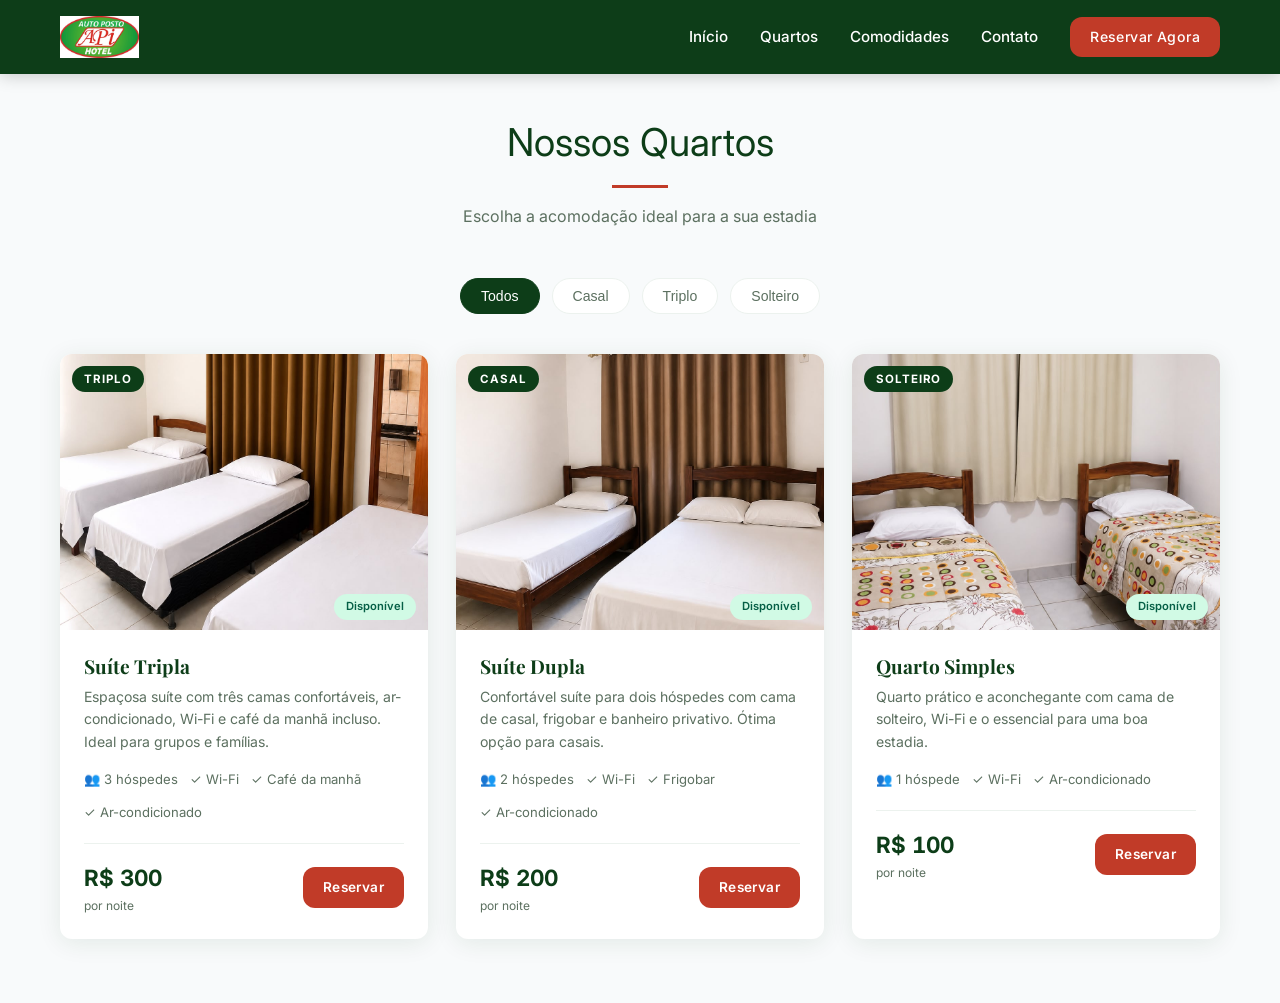
<file: html/quartos-publico.html>
<!DOCTYPE html>
<html lang="pt-BR">
<head>
  <meta charset="UTF-8">
  <meta name="viewport" content="width=device-width, initial-scale=1.0">
  <meta name="description" content="Conheça os quartos do Hotel Auto Posto Itaguari em Itaguari, Goiás — opções para todos os perfis.">
  <title>Quartos — Hotel Auto Posto Itaguari</title>
  <link rel="stylesheet" href="../css/style.css">
</head>
<body>

  <!-- ========== CABEÇALHO ========== -->
  <header class="cabecalho cabecalho-interno" id="cabecalho">
    <div class="container cabecalho-inner">
      <a href="index.html" class="logo"><img src="../assets/imagens/logo-hotel.jpg" alt="Hotel Auto Posto Itaguari"></a>

      <nav class="nav-desktop">
        <a href="index.html">Início</a>
        <a href="quartos-publico.html">Quartos</a>
        <a href="index.html#comodidades">Comodidades</a>
        <a href="index.html#contato">Contato</a>
        <a href="reserva.html" class="btn-primario" style="padding:0.55rem 1.25rem;font-size:0.88rem;">Reservar Agora</a>
      </nav>

      <button class="btn-menu" id="btnMenu" aria-label="Abrir menu" aria-expanded="false">
        <span></span><span></span><span></span>
      </button>
    </div>

    <nav class="nav-mobile" id="navMobile">
      <a href="index.html">Início</a>
      <a href="quartos-publico.html">Quartos</a>
      <a href="index.html#comodidades">Comodidades</a>
      <a href="index.html#contato">Contato</a>
      <a href="reserva.html" style="color:var(--dourado);font-weight:700;">🔑 Reservar Agora</a>
    </nav>
  </header>

  <!-- ========== QUARTOS PÚBLICOS ========== -->
  <section class="pagina-quartos" id="quartos">
    <div class="container">

      <div class="pagina-quartos-header">
        <div class="secao-titulo">Nossos Quartos</div>
        <div class="linha-dourada" style="margin:0.75rem auto 1rem;"></div>
        <p class="secao-subtitulo">Escolha a acomodação ideal para a sua estadia</p>
      </div>

      <!-- FILTROS -->
      <div class="filtros" id="filtros">
        <button class="filtro-btn ativo" data-tipo="todos">Todos</button>
        <button class="filtro-btn" data-tipo="casal">Casal</button>
        <button class="filtro-btn" data-tipo="triplo">Triplo</button>
        <button class="filtro-btn" data-tipo="solteiro">Solteiro</button>
      </div>

      <!-- GRID DE QUARTOS -->
      <div class="quartos-grid" id="quartosGrid">

        <!-- Suíte Tripla -->
        <div class="card-quarto" data-tipo="triplo">
          <div class="card-quarto-img">
            <img src="../assets/imagens/quarto1.jpg" alt="Suíte Tripla" loading="lazy">
            <span class="card-quarto-tipo">Triplo</span>
            <span class="badge badge-disponivel badge-no-card">Disponível</span>
          </div>
          <div class="card-quarto-corpo">
            <h3 class="card-quarto-nome">Suíte Tripla</h3>
            <p class="card-quarto-desc">Espaçosa suíte com três camas confortáveis, ar-condicionado, Wi-Fi e café da manhã incluso. Ideal para grupos e famílias.</p>
            <div class="card-quarto-info">
              <span class="info-item">👥 3 hóspedes</span>
              <span class="info-item">✓ Wi-Fi</span>
              <span class="info-item">✓ Café da manhã</span>
              <span class="info-item">✓ Ar-condicionado</span>
            </div>
            <div class="card-quarto-rodape">
              <div class="card-quarto-preco">
                <strong>R$ 300</strong>
                <small>por noite</small>
              </div>
              <a href="reserva.html?quarto=1" class="btn-primario" style="padding:0.6rem 1.25rem;font-size:0.85rem;">Reservar</a>
            </div>
          </div>
        </div>

        <!-- Suíte Dupla -->
        <div class="card-quarto" data-tipo="casal">
          <div class="card-quarto-img">
            <img src="../assets/imagens/quarto2.jpg" alt="Suíte Dupla" loading="lazy">
            <span class="card-quarto-tipo">Casal</span>
            <span class="badge badge-disponivel badge-no-card">Disponível</span>
          </div>
          <div class="card-quarto-corpo">
            <h3 class="card-quarto-nome">Suíte Dupla</h3>
            <p class="card-quarto-desc">Confortável suíte para dois hóspedes com cama de casal, frigobar e banheiro privativo. Ótima opção para casais.</p>
            <div class="card-quarto-info">
              <span class="info-item">👥 2 hóspedes</span>
              <span class="info-item">✓ Wi-Fi</span>
              <span class="info-item">✓ Frigobar</span>
              <span class="info-item">✓ Ar-condicionado</span>
            </div>
            <div class="card-quarto-rodape">
              <div class="card-quarto-preco">
                <strong>R$ 200</strong>
                <small>por noite</small>
              </div>
              <a href="reserva.html?quarto=2" class="btn-primario" style="padding:0.6rem 1.25rem;font-size:0.85rem;">Reservar</a>
            </div>
          </div>
        </div>

        <!-- Quarto Simples -->
        <div class="card-quarto" data-tipo="solteiro">
          <div class="card-quarto-img">
            <img src="../assets/imagens/quarto3.jpg" alt="Quarto Simples" loading="lazy">
            <span class="card-quarto-tipo">Solteiro</span>
            <span class="badge badge-disponivel badge-no-card">Disponível</span>
          </div>
          <div class="card-quarto-corpo">
            <h3 class="card-quarto-nome">Quarto Simples</h3>
            <p class="card-quarto-desc">Quarto prático e aconchegante com cama de solteiro, Wi-Fi e o essencial para uma boa estadia.</p>
            <div class="card-quarto-info">
              <span class="info-item">👥 1 hóspede</span>
              <span class="info-item">✓ Wi-Fi</span>
              <span class="info-item">✓ Ar-condicionado</span>
            </div>
            <div class="card-quarto-rodape">
              <div class="card-quarto-preco">
                <strong>R$ 100</strong>
                <small>por noite</small>
              </div>
              <a href="reserva.html?quarto=3" class="btn-primario" style="padding:0.6rem 1.25rem;font-size:0.85rem;">Reservar</a>
            </div>
          </div>
        </div>

      </div><!-- /quartos-grid -->
    </div>
  </section>

  <!-- ========== RODAPÉ ========== -->


  <script src="../js/inicio.js"></script>
  <script>
    // Filtros de quartos
    const filtros = document.querySelectorAll('.filtro-btn');
    const cards   = document.querySelectorAll('.card-quarto[data-tipo]');

    filtros.forEach(btn => {
      btn.addEventListener('click', () => {
        filtros.forEach(b => b.classList.remove('ativo'));
        btn.classList.add('ativo');
        const tipo = btn.dataset.tipo;
        cards.forEach(card => {
          card.style.display = (tipo === 'todos' || card.dataset.tipo === tipo) ? '' : 'none';
        });
      });
    });
  </script>
</body>
</html>
</file>
<file: css/style.css>
@import url('https://fonts.googleapis.com/css2?family=Playfair+Display:wght@400;600;700&family=Inter:wght@300;400;500;600&display=swap');

/* ---- VARIÁVEIS ---- */
:root {
  --primaria:      #0d3d18;
  --dourado:       #c13b28;
  --dourado-claro: #d4553f;
  --bege:          #f8fafb;
  --bege-escuro:   #ecf2ee;
  --branco:        #ffffff;
  --texto:         #1c2520;
  --texto-claro:   #5c7060;
  --sombra:        0 4px 24px rgba(13,61,24,0.09);
  --sombra-hover:  0 8px 32px rgba(13,61,24,0.17);
  --radius:        0.75rem;
  --transicao:     0.3s ease;
}

/* ---- RESET ---- */
*, *::before, *::after { margin:0; padding:0; box-sizing:border-box; }
html { font-size:16px; scroll-behavior:smooth; overflow-x:hidden; }
body { font-family:'Inter',sans-serif; background:var(--bege); color:var(--texto); line-height:1.6; overflow-x:hidden; }
img  { max-width:100%; display:block; }
a    { text-decoration:none; color:inherit; }

/* ---- TIPOGRAFIA ---- */
h1,h2,h3 { font-family:'Playfair Display',serif; line-height:1.25; }

/* ---- UTILITÁRIOS ---- */
.container { width:100%; max-width:75rem; margin:0 auto; padding:0 1.25rem; }
.btn-primario {
  display:inline-block; padding:0.85rem 2rem;
  background:var(--dourado); color:#ffffff;
  font-weight:600; font-size:0.95rem; border-radius:var(--radius);
  border:none; cursor:pointer; transition:var(--transicao);
  letter-spacing:0.03em;
}
.btn-primario:hover { background:var(--dourado-claro); transform:translateY(-2px); box-shadow:var(--sombra); }
.btn-secundario {
  display:inline-block; padding:0.85rem 2rem;
  background:transparent; color:var(--dourado);
  font-weight:600; font-size:0.95rem; border-radius:var(--radius);
  border:2px solid var(--dourado); cursor:pointer; transition:var(--transicao);
}
.btn-secundario:hover { background:var(--dourado); color:#ffffff; }
.secao-titulo { font-size:clamp(1.6rem,4vw,2.4rem); color:var(--primaria); margin-bottom:0.5rem; }
.secao-subtitulo { color:var(--texto-claro); font-size:1rem; margin-bottom:2.5rem; }
.linha-dourada { width:3.5rem; height:3px; background:var(--dourado); margin:0.75rem 0 1.5rem; }

/* ============================================
   CABEÇALHO PÚBLICO
   ============================================ */
.cabecalho {
  position:fixed; top:0; left:0; right:0; z-index:100;
  padding:1rem 0;
  transition:background var(--transicao), box-shadow var(--transicao);
}
.cabecalho.scrollado {
  background:var(--primaria);
  box-shadow:0 2px 16px rgba(0,0,0,0.2);
}
.cabecalho-interno {
  background:var(--primaria) !important;
  box-shadow:0 2px 16px rgba(0,0,0,0.2) !important;
}
.cabecalho-inner {
  display:flex; align-items:center; justify-content:space-between;
}
.logo { display:inline-flex; align-items:center; }
.logo img { height:2.6rem; width:auto; display:block; object-fit:contain; }
.nav-desktop { display:none; gap:2rem; align-items:center; }
.nav-desktop a { color:var(--branco); font-weight:500; font-size:0.95rem; transition:color var(--transicao); }
.nav-desktop a:hover { color:var(--dourado); }
.btn-menu { background:none; border:none; cursor:pointer; padding:0.25rem; display:flex; flex-direction:column; gap:5px; }
.btn-menu span { display:block; width:26px; height:2px; background:var(--branco); transition:var(--transicao); border-radius:2px; }

/* Menu mobile */
.nav-mobile {
  display:none; flex-direction:column; gap:0;
  background:var(--primaria); position:absolute; top:100%; left:0; right:0;
  padding:1rem 0; box-shadow:0 8px 24px rgba(0,0,0,0.2);
}
.nav-mobile.aberto { display:flex; }
.nav-mobile a { color:var(--branco); padding:0.85rem 1.5rem; font-weight:500; border-bottom:1px solid rgba(255,255,255,0.08); transition:background var(--transicao); }
.nav-mobile a:hover { background:rgba(204,17,17,0.12); color:var(--dourado); }

@media(min-width:768px) {
  .nav-desktop { display:flex; }
  .btn-menu { display:none; }
}

/* ============================================
   HERO / BANNER
   ============================================ */
.hero {
  position:relative; min-height:100svh;
  display:flex; align-items:center;
  background:#080808;
  overflow:hidden;
}
.hero-bg {
  position:absolute; inset:0;
  background:url('../assets/imagens/novo-fundo.jpeg') center/cover no-repeat;
  opacity:0.55;
}
.hero-bg::after {
  content:'';
  position:absolute; inset:0;
  background:linear-gradient(105deg, rgba(0,0,0,0.55) 0%, rgba(0,0,0,0.15) 100%);
}
.hero-conteudo { position:relative; z-index:1; padding:7rem 0 4rem; }
.hero-badge {
  display:inline-block;
  background:rgba(255,255,255,0.12);
  color:#ffffff;
  border:1px solid rgba(255,255,255,0.28);
  backdrop-filter:blur(6px);
  font-size:0.8rem; font-weight:700; letter-spacing:0.1em; text-transform:uppercase;
  padding:0.35rem 1rem; border-radius:2rem; margin-bottom:1.5rem;
}
.hero h1 {
  font-size:clamp(2.2rem,6vw,4rem); color:#ffffff;
  max-width:36rem; margin-bottom:1.25rem; font-weight:700;
}
.hero h1 span { color:#ffffff; }
.hero-descricao { color:rgba(255,255,255,0.80); font-size:1.05rem; max-width:30rem; margin-bottom:2.5rem; line-height:1.7; }
.hero-botoes { display:flex; flex-wrap:wrap; gap:1rem; }
.hero-stats {
  display:flex; flex-wrap:wrap; gap:2rem;
  margin-top:3.5rem; padding-top:2rem;
  border-top:1px solid rgba(255,255,255,0.18);
}
.stat { color:#ffffff; }
.stat strong { display:block; font-size:1.8rem; font-family:'Playfair Display',serif; color:#ffffff; }
.stat span { font-size:0.85rem; opacity:0.65; }

/* Botão secundário dentro do hero — branco para contrastar com foto */
.hero .btn-secundario {
  color:#ffffff;
  border-color:rgba(255,255,255,0.55);
}
.hero .btn-secundario:hover {
  background:rgba(255,255,255,0.15);
  border-color:#ffffff;
  color:#ffffff;
}

/* ============================================
   SEÇÃO: SOBRE
   ============================================ */
.sobre { padding:5rem 0; background:var(--branco); }
.sobre-grid { display:grid; gap:2.5rem; }
.sobre-texto p { color:var(--texto-claro); line-height:1.8; margin-bottom:1rem; }
.sobre-imagem-wrap { border-radius:var(--radius); overflow:hidden; box-shadow:var(--sombra); aspect-ratio:4/3; }
.sobre-imagem-wrap img { width:100%; height:100%; object-fit:cover; }

@media(min-width:768px) {
  .sobre-grid { grid-template-columns:1fr 1fr; align-items:center; }
}

/* ============================================
   SEÇÃO: QUARTOS
   ============================================ */
.quartos-secao { padding:5rem 0; background:var(--bege); }
.quartos-secao .secao-cabecalho { text-align:center; }
.quartos-secao .linha-dourada { margin:0.75rem auto 1.5rem; }
.quartos-grid {
  display:grid; gap:1.75rem;
  grid-template-columns:repeat(auto-fit,minmax(min(100%,20rem),1fr));
}
.card-quarto {
  background:var(--branco); border-radius:var(--radius);
  overflow:hidden; box-shadow:var(--sombra);
  transition:transform var(--transicao), box-shadow var(--transicao);
}
.card-quarto:hover { transform:translateY(-6px); box-shadow:var(--sombra-hover); }
.card-quarto-img {
  position:relative; aspect-ratio:4/3; overflow:hidden;
}
.card-quarto-img img { width:100%; height:100%; object-fit:cover; transition:transform 0.5s ease; }
.card-quarto:hover .card-quarto-img img { transform:scale(1.06); }
.card-quarto-tipo {
  position:absolute; top:0.75rem; left:0.75rem;
  background:var(--primaria); color:#ffffff;
  font-size:0.72rem; font-weight:700; text-transform:uppercase; letter-spacing:0.08em;
  padding:0.25rem 0.75rem; border-radius:2rem;
}
.card-quarto-corpo { padding:1.5rem; }
.card-quarto-nome { font-family:'Playfair Display',serif; font-size:1.2rem; color:var(--primaria); margin-bottom:0.5rem; }
.card-quarto-desc { font-size:0.88rem; color:var(--texto-claro); margin-bottom:1rem; line-height:1.6; }
.card-quarto-info { display:flex; flex-wrap:wrap; gap:0.75rem; margin-bottom:1.25rem; }
.info-item { display:flex; align-items:center; gap:0.3rem; font-size:0.82rem; color:var(--texto-claro); }
.info-item svg { color:var(--dourado); flex-shrink:0; }
.card-quarto-rodape { display:flex; align-items:center; justify-content:space-between; padding-top:1rem; border-top:1px solid var(--bege-escuro); }
.card-quarto-preco strong { font-family:'Inter',sans-serif; font-size:1.4rem; color:var(--primaria); font-weight:700; font-variant-numeric:tabular-nums; }
.card-quarto-preco small { display:block; font-size:0.75rem; color:var(--texto-claro); }

/* ============================================
   SEÇÃO: COMODIDADES
   ============================================ */
.comodidades { padding:5rem 0; background:var(--primaria); }
.comodidades .secao-titulo { color:var(--branco); text-align:center; }
.comodidades .secao-subtitulo { color:rgba(255,255,255,0.65); text-align:center; }
.comodidades .linha-dourada { margin:0.75rem auto 2.5rem; }
.comodidades-grid {
  display:grid; gap:1.25rem;
  grid-template-columns:repeat(auto-fit,minmax(min(100%,12rem),1fr));
}
.comodidade-item {
  display:flex; flex-direction:column; align-items:center; text-align:center;
  background:rgba(255,255,255,0.06); padding:2rem 1rem;
  border-radius:var(--radius); border:1px solid rgba(201,168,76,0.2);
  transition:background var(--transicao);
}
.comodidade-item:hover { background:rgba(201,168,76,0.1); }
.comodidade-icone { font-size:2rem; margin-bottom:0.75rem; }
.comodidade-nome { color:var(--branco); font-weight:500; font-size:0.9rem; }

/* ============================================
   RODAPÉ
   ============================================ */
.rodape { background:#060e08; padding:3rem 0 1.5rem; }
.rodape-grid { display:grid; gap:2rem; margin-bottom:2.5rem; }
.rodape-marca .logo { margin-bottom:0.75rem; }
.rodape-marca p { color:rgba(255,255,255,0.55); font-size:0.875rem; line-height:1.7; max-width:22rem; }
.rodape-titulo { color:var(--dourado); font-weight:600; font-size:0.9rem; text-transform:uppercase; letter-spacing:0.08em; margin-bottom:1rem; }
.rodape-lista { list-style:none; display:flex; flex-direction:column; gap:0.5rem; }
.rodape-lista li { color:rgba(255,255,255,0.6); font-size:0.875rem; }
.rodape-lista a { color:rgba(255,255,255,0.6); transition:color var(--transicao); }
.rodape-lista a:hover { color:var(--dourado); }
.rodape-base { border-top:1px solid rgba(255,255,255,0.08); padding-top:1.5rem; text-align:center; color:rgba(255,255,255,0.35); font-size:0.8rem; }

@media(min-width:600px) { .rodape-grid { grid-template-columns:1fr 1fr; } }
@media(min-width:960px) { .rodape-grid { grid-template-columns:2fr 1fr 1fr; } }

/* ============================================
   PÁGINA: QUARTOS PÚBLICOS
   ============================================ */
.pagina-quartos { padding:7rem 0 4rem; min-height:100vh; }
.pagina-quartos-header { text-align:center; margin-bottom:3rem; }
.filtros { display:flex; flex-wrap:wrap; gap:0.75rem; justify-content:center; margin-bottom:2.5rem; }
.filtro-btn {
  padding:0.55rem 1.25rem; border:1.5px solid var(--bege-escuro);
  background:var(--branco); border-radius:2rem; font-size:0.88rem;
  font-weight:500; color:var(--texto-claro); cursor:pointer; transition:var(--transicao);
}
.filtro-btn:hover, .filtro-btn.ativo { background:var(--primaria); border-color:var(--primaria); color:var(--branco); }

/* ============================================
   ADMIN — LAYOUT
   ============================================ */
.layout { display:flex; min-height:100vh; }
.sidebar {
  width:15rem; background:var(--primaria); padding:0;
  display:flex; flex-direction:column; flex-shrink:0;
}
.sidebar-logo {
  padding:1.75rem 1.5rem; border-bottom:1px solid rgba(255,255,255,0.08);
}
.sidebar-logo .logo { font-size:1.3rem; }
.sidebar nav { padding:1.25rem 0.75rem; flex:1; }
.sidebar nav a {
  display:flex; align-items:center; gap:0.6rem;
  color:rgba(255,255,255,0.72); padding:0.75rem 0.85rem;
  border-radius:0.5rem; font-weight:500; font-size:0.92rem;
  transition:var(--transicao); margin-bottom:0.25rem;
}
.sidebar nav a:hover, .sidebar nav a.ativo { background:rgba(204,17,17,0.15); color:var(--dourado); }
.sidebar-rodape { padding:1rem 1.5rem; border-top:1px solid rgba(255,255,255,0.08); }
.sidebar-rodape a { color:rgba(255,255,255,0.45); font-size:0.8rem; transition:color var(--transicao); }
.sidebar-rodape a:hover { color:var(--dourado); }

.content { flex:1; display:flex; flex-direction:column; min-width:0; }
.content-header {
  background:var(--branco); padding:1.25rem 2rem;
  border-bottom:1px solid var(--bege-escuro);
  display:flex; align-items:center; justify-content:space-between;
  position:sticky; top:0; z-index:10;
}
.content-header h1 { font-size:1.35rem; color:var(--primaria); }
.content-inner { padding:2rem; flex:1; }

/* CARDS ADMIN */
.admin-cards { display:grid; grid-template-columns:repeat(auto-fit,minmax(min(100%,11rem),1fr)); gap:1.25rem; margin-bottom:2.5rem; }
.admin-card {
  background:var(--branco); padding:1.5rem;
  border-radius:var(--radius); box-shadow:var(--sombra);
  border-left:4px solid var(--dourado);
}
.admin-card h3 { font-size:0.8rem; font-weight:600; color:var(--texto-claro); text-transform:uppercase; letter-spacing:0.06em; margin-bottom:0.5rem; font-family:'Inter',sans-serif; }
.admin-card p  { font-family:'Playfair Display',serif; font-size:2rem; color:var(--primaria); font-weight:700; }
.admin-card.verde { border-left-color:#22c55e; }
.admin-card.verde p { color:#166534; }
.admin-card.azul  { border-left-color:#3b82f6; }
.admin-card.azul  p { color:#1d4ed8; }
.admin-card.amarelo { border-left-color:#f59e0b; }
.admin-card.amarelo p { color:#92400e; }
.admin-card.vermelho { border-left-color:#ef4444; }
.admin-card.vermelho p { color:#b91c1c; }

/* FORMULÁRIOS ADMIN */
.form-container { background:var(--branco); padding:2rem; border-radius:var(--radius); box-shadow:var(--sombra); margin-bottom:2rem; }
.form-titulo { font-size:1.1rem; color:var(--primaria); margin-bottom:1.5rem; padding-bottom:0.75rem; border-bottom:2px solid var(--bege-escuro); font-family:'Playfair Display',serif; }
.form-grid { display:grid; grid-template-columns:repeat(auto-fit,minmax(min(100%,15rem),1fr)); gap:1rem; }
.input-group { display:flex; flex-direction:column; gap:0.4rem; }
.input-group label { font-size:0.85rem; font-weight:600; color:var(--texto-claro); }
.input-group input,
.input-group select,
.input-group textarea {
  padding:0.75rem 1rem; border:1.5px solid #e5e7eb;
  border-radius:0.5rem; font-size:1rem; color:var(--texto);
  background:var(--branco); transition:border-color var(--transicao);
  font-family:'Inter',sans-serif; width:100%;
}
.input-group input:focus,
.input-group select:focus,
.input-group textarea:focus { outline:none; border-color:var(--dourado); }
.input-group textarea { resize:vertical; min-height:6rem; }
.form-acoes { margin-top:1.5rem; display:flex; gap:1rem; flex-wrap:wrap; }
.btn-salvar {
  padding:0.75rem 2rem; background:var(--primaria); color:var(--branco);
  border:none; border-radius:var(--radius); font-size:0.95rem; font-weight:600;
  cursor:pointer; transition:var(--transicao);
}
.btn-salvar:hover { background:#253460; transform:translateY(-1px); }
.btn-cancelar {
  padding:0.75rem 2rem; background:transparent; color:var(--texto-claro);
  border:1.5px solid #e5e7eb; border-radius:var(--radius); font-size:0.95rem; font-weight:600;
  cursor:pointer; transition:var(--transicao);
}
.btn-cancelar:hover { border-color:#9ca3af; color:var(--texto); }

/* TABELA ADMIN */
.table-container { background:var(--branco); border-radius:var(--radius); box-shadow:var(--sombra); overflow-x:auto; }
.table-header { padding:1.25rem 1.5rem; display:flex; align-items:center; justify-content:space-between; border-bottom:1px solid var(--bege-escuro); }
.table-header h2 { font-size:1rem; color:var(--primaria); font-family:'Inter',sans-serif; font-weight:600; }
table { width:100%; border-collapse:collapse; }
table th, table td { padding:1rem 1.25rem; text-align:left; }
table th { font-size:0.78rem; font-weight:700; color:var(--texto-claro); text-transform:uppercase; letter-spacing:0.06em; background:var(--bege); border-bottom:2px solid var(--bege-escuro); }
table td { border-bottom:1px solid var(--bege-escuro); font-size:0.9rem; }
table tbody tr:hover { background:#fdfcfa; }

/* BADGES DE STATUS */
.badge { display:inline-block; padding:0.25rem 0.75rem; border-radius:2rem; font-size:0.75rem; font-weight:600; text-transform:capitalize; }
.badge-pendente    { background:#fef3c7; color:#92400e; }
.badge-confirmada  { background:#d1fae5; color:#065f46; }
.badge-cancelada   { background:#fee2e2; color:#991b1b; }
.badge-checkin     { background:#dbeafe; color:#1e40af; }
.badge-checkout    { background:#f3f4f6; color:#374151; }
.badge-disponivel  { background:#d1fae5; color:#065f46; }
.badge-ocupado     { background:#fee2e2; color:#991b1b; }
.badge-manutencao  { background:#fef3c7; color:#92400e; }

/* BOTÕES DE AÇÃO NA TABELA */
.acoes { display:flex; gap:0.5rem; }
.btn-acao {
  padding:0.4rem 0.8rem; border:none; border-radius:0.4rem;
  font-size:0.8rem; font-weight:600; cursor:pointer; transition:var(--transicao);
}
.btn-editar   { background:#dbeafe; color:#1e40af; }
.btn-editar:hover { background:#bfdbfe; }
.btn-excluir  { background:#fee2e2; color:#991b1b; }
.btn-excluir:hover { background:#fecaca; }
.btn-detalhes { background:#ede9fe; color:#4c1d95; }
.btn-detalhes:hover { background:#ddd6fe; }

/* LOGIN ADMIN */
.container-login {
  min-height:100vh; display:flex; align-items:center; justify-content:center;
  background:linear-gradient(135deg, #060e08 0%, #0d3d18 100%);
  padding:1.25rem;
}
.form-login {
  width:100%; max-width:24rem; background:var(--branco);
  padding:2.5rem 2rem; border-radius:1rem; box-shadow:0 20px 60px rgba(0,0,0,0.3);
}
.form-login-logo { text-align:center; margin-bottom:2rem; }
.form-login-logo .logo { display:inline-block; font-size:1.6rem; margin-bottom:0.5rem; color:var(--primaria); }
.form-login-logo p { font-size:0.85rem; color:var(--texto-claro); }
.form-login h1 { font-size:1.4rem; text-align:center; color:var(--primaria); margin-bottom:1.75rem; }
.form-login .input-group { margin-bottom:1rem; }
.btn-login {
  width:100%; padding:0.9rem; background:var(--primaria); color:var(--branco);
  border:none; border-radius:var(--radius); font-size:1rem; font-weight:600;
  cursor:pointer; transition:var(--transicao); margin-top:0.5rem;
}
.btn-login:hover { background:#253460; transform:translateY(-1px); }

/* MENSAGENS */
.mensagem { padding:1rem 1.25rem; border-radius:0.5rem; margin-bottom:1rem; font-size:0.9rem; font-weight:500; }
.mensagem-sucesso { background:#d1fae5; color:#065f46; border:1px solid #6ee7b7; }
.mensagem-erro    { background:#fee2e2; color:#991b1b; border:1px solid #fca5a5; }
.mensagem-info    { background:#dbeafe; color:#1e40af; border:1px solid #93c5fd; }

/* CHECKBOX AMENIDADES */
.checkboxes-grid { display:grid; grid-template-columns:repeat(auto-fit,minmax(min(100%,10rem),1fr)); gap:0.5rem; padding-top:0.5rem; }
.check-item { display:flex; align-items:center; gap:0.5rem; font-size:0.88rem; cursor:pointer; color:var(--texto); }
.check-item input[type="checkbox"] { width:1.1rem; height:1.1rem; accent-color:var(--dourado); cursor:pointer; }

/* RESPONSIVO ADMIN */
@media(max-width:768px) {
  .layout { flex-direction:column; }
  .sidebar { width:100%; }
  .content-inner { padding:1.25rem; }
  .sidebar nav { display:flex; flex-direction:row; flex-wrap:wrap; gap:0.25rem; padding:0.75rem; }
  .sidebar nav a { flex:1; min-width:6rem; text-align:center; font-size:0.8rem; padding:0.6rem 0.5rem; justify-content:center; }
}

/* NOTIFICAÇÃO TOAST */
.toast {
  position:fixed; bottom:1.5rem; right:1.5rem; z-index:9999;
  background:var(--primaria); color:var(--branco);
  padding:1rem 1.5rem; border-radius:var(--radius);
  box-shadow:0 8px 32px rgba(0,0,0,0.25);
  transform:translateX(120%); transition:transform 0.4s cubic-bezier(0.34,1.56,0.64,1);
  max-width:20rem; font-size:0.9rem;
}
.toast.visivel { transform:translateX(0); }
.toast-sucesso { border-left:4px solid #22c55e; }
.toast-erro    { border-left:4px solid #ef4444; }
.toast-info    { border-left:4px solid #3b82f6; }

/* ============================================
   MODO ESCURO (Dark Mode)
   Quando o <body> tem a classe "dark-mode",
   todas essas regras são aplicadas.
   ============================================ */
body.dark-mode {
  /* Redefine as variáveis CSS para tons escuros */
  --bege:        #0f0f1a;
  --bege-escuro: #1a1a2e;
  --branco:      #1e2040;
  --texto:       #e2e8f0;
  --texto-claro: #94a3b8;
  --sombra:      0 4px 24px rgba(0,0,0,0.5);
  --sombra-hover:0 8px 32px rgba(0,0,0,0.7);
  background: #0f0f1a;
}

/* Seções que precisam de ajuste extra no modo escuro */
body.dark-mode .sobre        { background: var(--branco); }
body.dark-mode .quartos-secao{ background: var(--bege); }
body.dark-mode .card-quarto  { background: var(--bege-escuro); }
body.dark-mode .card-quarto-nome { color: var(--texto); }
body.dark-mode .card-quarto-rodape { border-color: #2d2d4e; }
body.dark-mode .card-quarto-preco strong { color: var(--texto); }

body.dark-mode .filtro-btn   { background: var(--bege-escuro); border-color: #2d2d4e; color: var(--texto-claro); }
body.dark-mode .filtro-btn:hover,
body.dark-mode .filtro-btn.ativo { background: var(--primaria); border-color: var(--primaria); color: #fff; }

body.dark-mode .form-container { background: var(--bege-escuro); }
body.dark-mode .form-titulo    { border-color: #2d2d4e; }
body.dark-mode .table-container { background: var(--bege-escuro); }
body.dark-mode table th        { background: var(--bege); color: var(--texto-claro); border-color: #2d2d4e; }
body.dark-mode table td        { border-color: #2d2d4e; }
body.dark-mode table tbody tr:hover { background: #252545; }
body.dark-mode .table-header   { border-color: #2d2d4e; }
body.dark-mode .content-header { background: var(--bege-escuro); border-color: #2d2d4e; }
body.dark-mode .content-header h1 { color: var(--texto); }

body.dark-mode .input-group input,
body.dark-mode .input-group select,
body.dark-mode .input-group textarea {
  background: var(--bege);
  border-color: #2d2d4e;
  color: var(--texto);
}
body.dark-mode .input-group label { color: var(--texto-claro); }

body.dark-mode .form-login { background: var(--bege-escuro); }
body.dark-mode .form-login-logo .logo { color: var(--texto); }
body.dark-mode .form-login-logo p { color: var(--texto-claro); }
body.dark-mode .check-item { color: var(--texto); }

/* ============================================
   BOTÃO DE TEMA (Dark Mode Toggle)
   ============================================ */
.btn-tema {
  background: rgba(255,255,255,0.12);
  border: none; cursor: pointer;
  font-size: 1.15rem; padding: 0.4rem 0.65rem;
  border-radius: 0.5rem;
  transition: background var(--transicao);
  line-height: 1;
  flex-shrink: 0;
}
.btn-tema:hover { background: rgba(255,255,255,0.22); }

/* Agrupador para botão tema + menu hamburger */
.cabecalho-acoes {
  display: flex; align-items: center; gap: 0.75rem;
}

/* ============================================
   BARRA DE NAVEGAÇÃO INFERIOR (Mobile PWA)
   Fica fixa no rodapé — estilo app nativo
   ============================================ */
.nav-inferior {
  position: fixed;
  bottom: 0; left: 0; right: 0;
  background: var(--primaria);
  display: flex;
  justify-content: space-around;
  align-items: center;
  padding: 0.5rem 0;
  /* Respeita a área segura do iPhone (notch/ilha) */
  padding-bottom: max(0.5rem, env(safe-area-inset-bottom));
  z-index: 200;
  box-shadow: 0 -2px 16px rgba(0,0,0,0.25);
  border-top: 1px solid rgba(255,255,255,0.08);
}

.nav-inferior-item {
  display: flex;
  flex-direction: column;
  align-items: center;
  gap: 0.15rem;
  color: rgba(255,255,255,0.5);
  text-decoration: none;
  padding: 0.35rem 1.25rem;
  border-radius: 0.5rem;
  transition: color var(--transicao);
  font-size: 0.7rem;
  font-weight: 600;
  text-transform: uppercase;
  letter-spacing: 0.04em;
}
.nav-inferior-item:hover,
.nav-inferior-item.ativo { color: var(--dourado); }
.nav-inferior-icone { font-size: 1.45rem; line-height: 1; }

/* Espaço extra no rodapé para não ficar atrás da nav inferior */
.tem-nav-inferior { padding-bottom: 5.5rem; }

/* ============================================
   FEED DE QUARTOS (index.html)
   ============================================ */
.feed-section { padding: 4rem 0; }
.feed-section .secao-cabecalho { text-align: center; margin-bottom: 2rem; }
.feed-section .linha-dourada   { margin: 0.75rem auto 1.25rem; }

/* Badge de status no canto do card */
.badge-no-card {
  position: absolute;
  bottom: 0.6rem; right: 0.75rem;
  font-size: 0.7rem;
}

/* ============================================
   PÁGINA: CADASTRO (cadastro.html)
   ============================================ */
.pagina-cadastro {
  padding-top: 5rem;
  min-height: 100vh;
  background: var(--bege);
}
.pagina-cadastro-header {
  text-align: center;
  padding: 2rem 1.25rem 1rem;
}
.pagina-cadastro-header .secao-titulo { font-size: clamp(1.5rem, 4vw, 2rem); }

.secao-formulario {
  padding: 1rem 0 2rem;
}

/* Contador de caracteres */
.contador-chars {
  font-size: 0.75rem;
  color: var(--texto-claro);
  text-align: right;
  margin-top: 0.25rem;
}

/* Botão de enviar do formulário público */
.btn-enviar {
  width: 100%;
  padding: 1rem;
  background: var(--dourado);
  color: var(--primaria);
  border: none;
  border-radius: var(--radius);
  font-size: 1rem;
  font-weight: 700;
  cursor: pointer;
  transition: var(--transicao);
  letter-spacing: 0.04em;
  margin-top: 0.5rem;
}
.btn-enviar:hover { background: var(--dourado-claro); transform: translateY(-2px); }
.btn-enviar:disabled { opacity: 0.6; cursor: not-allowed; transform: none; }

/* Botão sensor de movimento */
.btn-sensor {
  width: 100%;
  padding: 0.7rem;
  background: transparent;
  color: var(--texto-claro);
  border: 1.5px dashed #9ca3af;
  border-radius: var(--radius);
  font-size: 0.88rem;
  cursor: pointer;
  transition: var(--transicao);
  margin-top: 0.5rem;
}
.btn-sensor:hover { border-color: var(--dourado); color: var(--dourado); }
.btn-sensor:disabled { opacity: 0.5; cursor: not-allowed; }

/* ============================================
   PÁGINA: DETALHES (detalhes.html)
   ============================================ */
.pagina-detalhes {
  min-height: 100vh;
  background: var(--bege);
  padding-top: 4.5rem;
}

.detalhes-imagem-wrap {
  width: 100%;
  aspect-ratio: 4/3;
  overflow: hidden;
  background: var(--bege-escuro);
}
.detalhes-imagem-wrap img {
  width: 100%;
  height: 100%;
  object-fit: cover;
}

.detalhes-corpo {
  padding: 1.5rem 1.25rem;
}
.detalhes-tipo-badge {
  display: inline-block;
  background: var(--dourado);
  color: var(--primaria);
  font-size: 0.72rem;
  font-weight: 700;
  text-transform: uppercase;
  letter-spacing: 0.08em;
  padding: 0.25rem 0.85rem;
  border-radius: 2rem;
  margin-bottom: 0.75rem;
}
.detalhes-titulo {
  font-family: 'Playfair Display', serif;
  font-size: clamp(1.5rem, 5vw, 2.2rem);
  color: var(--primaria);
  margin-bottom: 0.75rem;
  line-height: 1.2;
}
body.dark-mode .detalhes-titulo { color: var(--texto); }

.detalhes-status-row {
  display: flex;
  align-items: center;
  gap: 0.75rem;
  margin-bottom: 1.25rem;
  flex-wrap: wrap;
}
.detalhes-preco-grande {
  font-family: 'Inter', sans-serif;
  font-size: 2rem;
  color: var(--dourado);
  font-weight: 700;
  font-variant-numeric: tabular-nums;
  margin-bottom: 0.25rem;
}
.detalhes-preco-grande small {
  font-size: 0.85rem;
  color: var(--texto-claro);
  font-family: 'Inter', sans-serif;
  font-weight: 400;
}
.detalhes-descricao {
  color: var(--texto-claro);
  line-height: 1.75;
  margin-bottom: 1.5rem;
  font-size: 0.95rem;
}
.detalhes-comodidades-titulo {
  font-size: 0.8rem;
  font-weight: 700;
  color: var(--texto-claro);
  text-transform: uppercase;
  letter-spacing: 0.08em;
  margin-bottom: 0.75rem;
}
.detalhes-comodidades-lista {
  display: flex;
  flex-wrap: wrap;
  gap: 0.5rem;
  margin-bottom: 2rem;
}
.tag-comodidade {
  display: inline-flex;
  align-items: center;
  gap: 0.3rem;
  background: var(--bege-escuro);
  color: var(--texto);
  font-size: 0.82rem;
  padding: 0.35rem 0.85rem;
  border-radius: 2rem;
  border: 1px solid rgba(0,0,0,0.06);
}
body.dark-mode .tag-comodidade {
  background: var(--bege-escuro);
  border-color: #2d2d4e;
  color: var(--texto);
}
.detalhes-acoes {
  display: flex;
  flex-direction: column;
  gap: 0.75rem;
}
.btn-voltar {
  display: inline-flex;
  align-items: center;
  gap: 0.4rem;
  color: var(--texto-claro);
  font-size: 0.9rem;
  padding: 0.5rem 0;
  background: none;
  border: none;
  cursor: pointer;
  transition: color var(--transicao);
  text-decoration: none;
}
.btn-voltar:hover { color: var(--primaria); }
body.dark-mode .btn-voltar:hover { color: var(--texto); }

/* ============================================
   PÁGINA: SOBRE (sobre.html)
   ============================================ */
.pagina-sobre {
  min-height: 100vh;
  background: var(--bege);
  padding-top: 5rem;
}
.sobre-hero {
  background: linear-gradient(135deg, #060e08, #0d3d18);
  padding: 3rem 1.25rem 2.5rem;
  text-align: center;
}
.sobre-hero-logo {
  font-family: 'Playfair Display', serif;
  font-size: 2.5rem;
  color: #fff;
  margin-bottom: 0.5rem;
}
.sobre-hero-logo span { color: var(--dourado); }
.sobre-hero p {
  color: rgba(255,255,255,0.7);
  font-size: 0.95rem;
  max-width: 28rem;
  margin: 0 auto;
  line-height: 1.7;
}

.sobre-secao {
  padding: 2.5rem 1.25rem;
  background: var(--branco);
  margin-bottom: 0.5rem;
}
.sobre-secao-titulo {
  font-family: 'Playfair Display', serif;
  font-size: 1.2rem;
  color: var(--primaria);
  margin-bottom: 1rem;
}
body.dark-mode .sobre-secao-titulo { color: var(--texto); }
.sobre-secao p {
  color: var(--texto-claro);
  line-height: 1.75;
  margin-bottom: 0.75rem;
  font-size: 0.93rem;
}

/* Cards de desenvolvedor */
.devs-grid {
  display: flex;
  flex-direction: column;
  gap: 1.25rem;
  padding: 0 1.25rem 2.5rem;
}
@media(min-width: 600px) {
  .devs-grid { flex-direction: row; flex-wrap: wrap; }
  .card-dev   { flex: 1; min-width: 16rem; }
}

.card-dev {
  background: var(--branco);
  border-radius: var(--radius);
  padding: 1.5rem;
  box-shadow: var(--sombra);
  text-align: center;
}
.card-dev-foto {
  width: 5rem;
  height: 5rem;
  border-radius: 50%;
  object-fit: cover;
  margin: 0 auto 1rem;
  border: 3px solid var(--dourado);
  background: var(--bege-escuro);
  display: flex; align-items: center; justify-content: center;
  font-size: 2rem;
  overflow: hidden;
}
.card-dev-foto img {
  width: 100%; height: 100%; object-fit: cover;
}
.card-dev-nome {
  font-family: 'Playfair Display', serif;
  font-size: 1.1rem;
  color: var(--primaria);
  margin-bottom: 0.25rem;
}
body.dark-mode .card-dev-nome { color: var(--texto); }
.card-dev-papel {
  font-size: 0.8rem;
  color: var(--dourado);
  font-weight: 600;
  text-transform: uppercase;
  letter-spacing: 0.06em;
  margin-bottom: 0.75rem;
}
.card-dev-bio {
  font-size: 0.85rem;
  color: var(--texto-claro);
  line-height: 1.65;
  margin-bottom: 1rem;
}
.card-dev-redes {
  display: flex;
  justify-content: center;
  gap: 0.75rem;
}
.link-rede {
  display: inline-flex;
  flex-direction: column;
  align-items: center;
  gap: 0.2rem;
  font-size: 0.75rem;
  font-weight: 600;
  color: var(--primaria);
  background: var(--bege);
  padding: 0.5rem 0.9rem;
  border-radius: var(--radius);
  transition: var(--transicao);
  text-decoration: none;
  min-width: 4.5rem;
}
.link-rede-icone {
  font-size: 1.3rem;
  line-height: 1;
}
body.dark-mode .link-rede { background: var(--bege-escuro); color: var(--texto-claro); }
.link-rede:hover { background: var(--dourado); color: var(--primaria); }

/* Info de versão PWA */
.pwa-info {
  background: var(--primaria);
  padding: 1.5rem 1.25rem;
  margin-top: 1rem;
}
.pwa-info-item {
  display: flex;
  justify-content: space-between;
  align-items: center;
  padding: 0.5rem 0;
  border-bottom: 1px solid rgba(255,255,255,0.08);
  font-size: 0.85rem;
}
.pwa-info-item:last-child { border-bottom: none; }
.pwa-info-label { color: rgba(255,255,255,0.55); }
.pwa-info-valor { color: var(--dourado); font-weight: 600; }

/* ============================================
   LOGIN PWA (com biometria)
   ============================================ */
.btn-biometria {
  width: 100%;
  padding: 0.9rem;
  background: transparent;
  color: var(--primaria);
  border: 2px solid var(--primaria);
  border-radius: var(--radius);
  font-size: 0.95rem;
  font-weight: 600;
  cursor: pointer;
  transition: var(--transicao);
  margin-top: 0.75rem;
  display: flex;
  align-items: center;
  justify-content: center;
  gap: 0.5rem;
}
.btn-biometria:hover { background: var(--primaria); color: #fff; }
.btn-biometria:disabled { opacity: 0.4; cursor: not-allowed; }

.separador-login {
  display: flex;
  align-items: center;
  gap: 0.75rem;
  margin: 1.25rem 0;
  color: var(--texto-claro);
  font-size: 0.82rem;
}
.separador-login::before,
.separador-login::after {
  content: '';
  flex: 1;
  height: 1px;
  background: #e5e7eb;
}

/* ============================================
   RESPONSIVO GERAL (Desktop)
   Centraliza o conteúdo numa coluna elegante
   ============================================ */
@media(min-width: 600px) {
  .pagina-cadastro .container,
  .pagina-detalhes .container {
    max-width: 42rem;
  }
}

@media(min-width: 768px) {
  /* Esconde a nav inferior em desktop */
  .nav-inferior { display: none; }
  .tem-nav-inferior { padding-bottom: 0; }
}

/* ============================================
   SEÇÃO: SUGESTÕES DA COMUNIDADE
   ============================================ */
.sugestoes-section {
  background: linear-gradient(135deg, #060e08, #0d3d18);
  padding: 4rem 0;
}
.sugestoes-container {
  display: grid;
  gap: 2.5rem;
  grid-template-columns: 1fr;
}
@media(min-width: 768px) {
  .sugestoes-container { grid-template-columns: 1fr 1fr; align-items: start; }
}

/* Inputs dentro da seção escura */
.sugestoes-section .input-group input::placeholder,
.sugestoes-section .input-group textarea::placeholder { color: rgba(255,255,255,0.3); }
.sugestoes-section .input-group select option { background: #0d3d18; color: #fff; }
.sugestoes-section .input-group input:focus,
.sugestoes-section .input-group select:focus,
.sugestoes-section .input-group textarea:focus {
  border-color: var(--dourado) !important;
  outline: none;
}

/* Cards de sugestões recebidas */
.card-sugestao {
  background: linear-gradient(145deg, rgba(255,255,255,0.06), rgba(255,255,255,0.02));
  border: 1px solid rgba(255,255,255,0.08);
  border-radius: var(--radius);
  padding: 1.25rem;
  margin-bottom: 0.85rem;
  box-shadow: 0 4px 16px rgba(0,0,0,0.15);
  backdrop-filter: blur(8px);
  transition: all 0.3s cubic-bezier(0.4, 0, 0.2, 1);
  position: relative;
  overflow: hidden;
}
.card-sugestao::before {
  content: '';
  position: absolute;
  top: 0; left: 0; width: 4px; height: 100%;
  background: var(--dourado);
  opacity: 0.7;
  transition: opacity var(--transicao);
}
.card-sugestao:hover {
  transform: translateY(-3px);
  box-shadow: 0 8px 24px rgba(0,0,0,0.25);
  background: linear-gradient(145deg, rgba(255,255,255,0.08), rgba(255,255,255,0.03));
  border-color: rgba(193, 59, 40, 0.3);
}
.card-sugestao:hover::before { opacity: 1; }

.card-sugestao-topo {
  display: flex;
  justify-content: space-between;
  align-items: center;
  margin-bottom: 0.75rem;
}
.card-sugestao-tipo {
  display: inline-flex;
  align-items: center;
  font-size: 0.72rem;
  font-weight: 700;
  color: #fff;
  background: rgba(193, 59, 40, 0.25);
  border: 1px solid rgba(193, 59, 40, 0.4);
  padding: 0.3rem 0.65rem;
  border-radius: 2rem;
  text-transform: uppercase;
  letter-spacing: 0.08em;
}
.card-sugestao-data {
  font-size: 0.72rem;
  color: rgba(255,255,255,0.4);
  font-family: 'Inter', sans-serif;
}
.card-sugestao-nome {
  font-size: 0.95rem;
  font-weight: 600;
  color: rgba(255,255,255,0.95);
  margin-bottom: 0.4rem;
  font-family: 'Inter', sans-serif;
}
.card-sugestao-msg {
  font-size: 0.85rem;
  color: rgba(255,255,255,0.65);
  line-height: 1.6;
  margin: 0;
}
</file>
